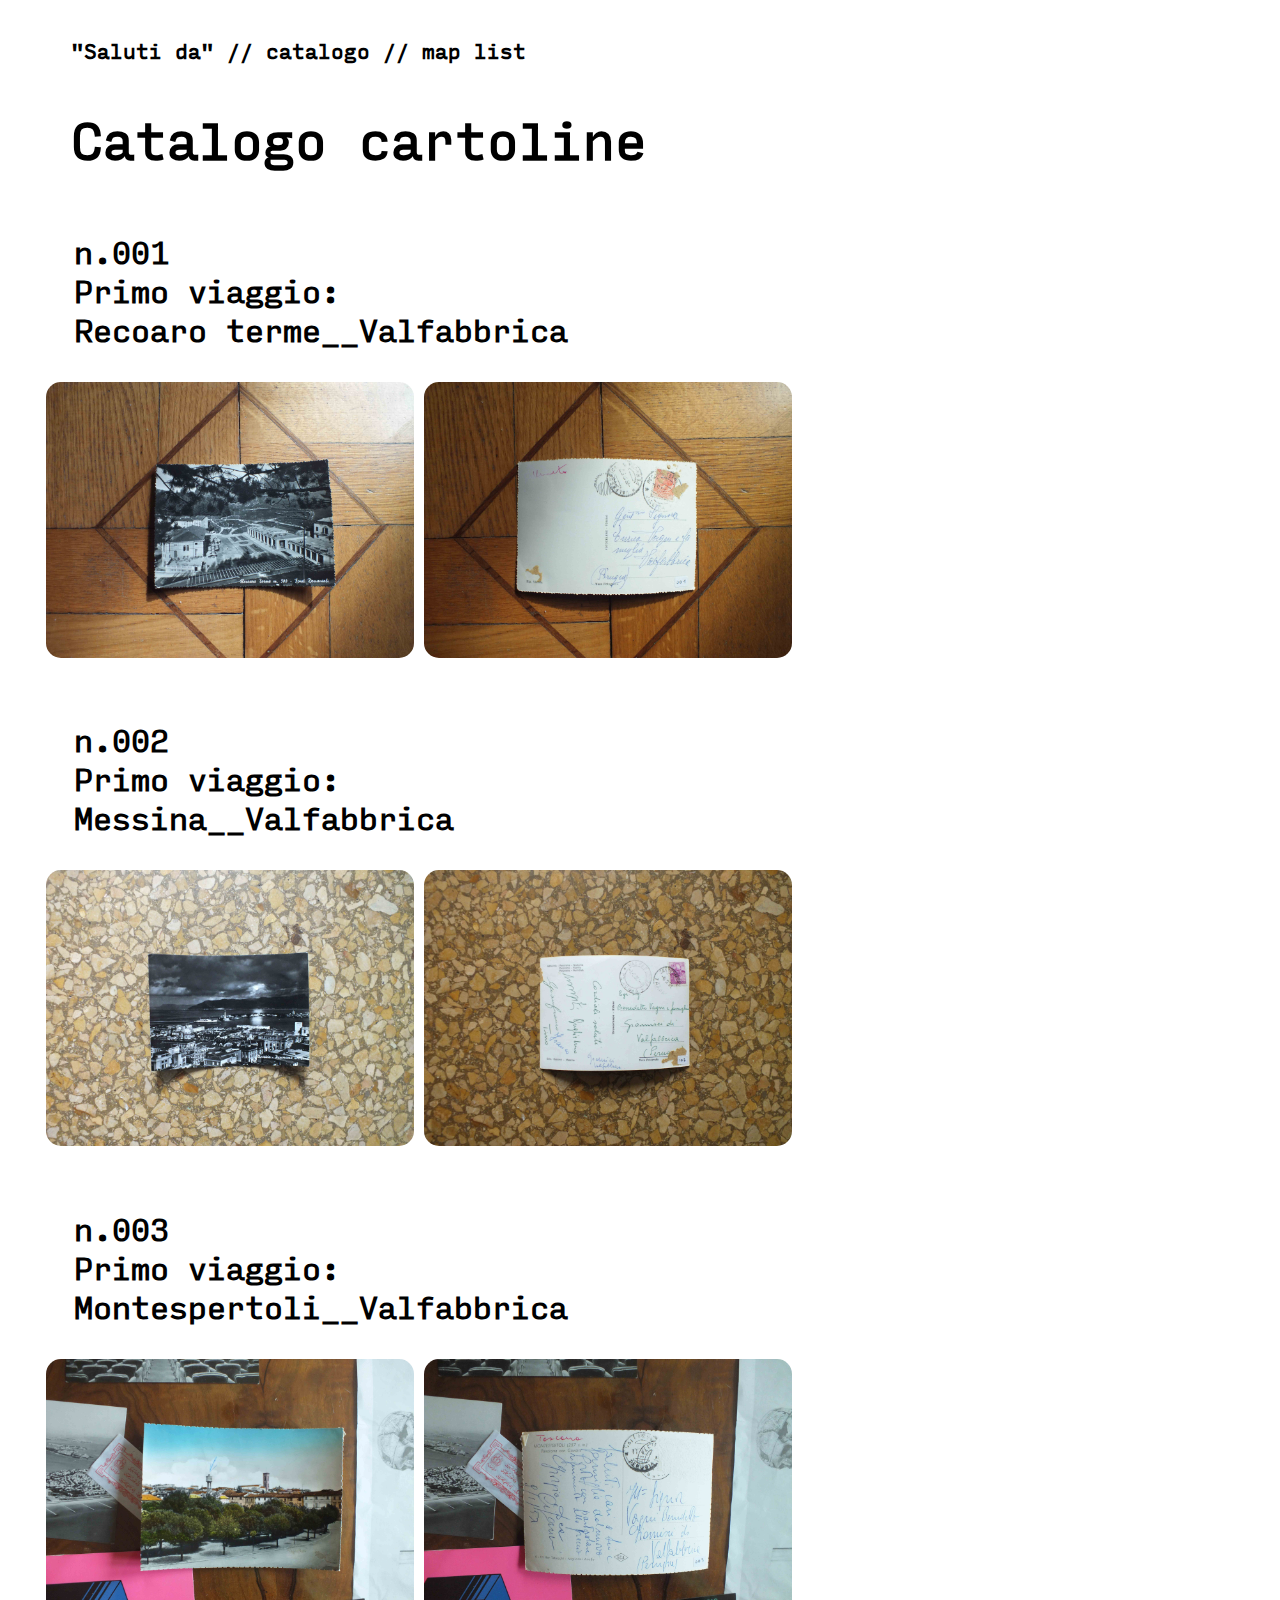
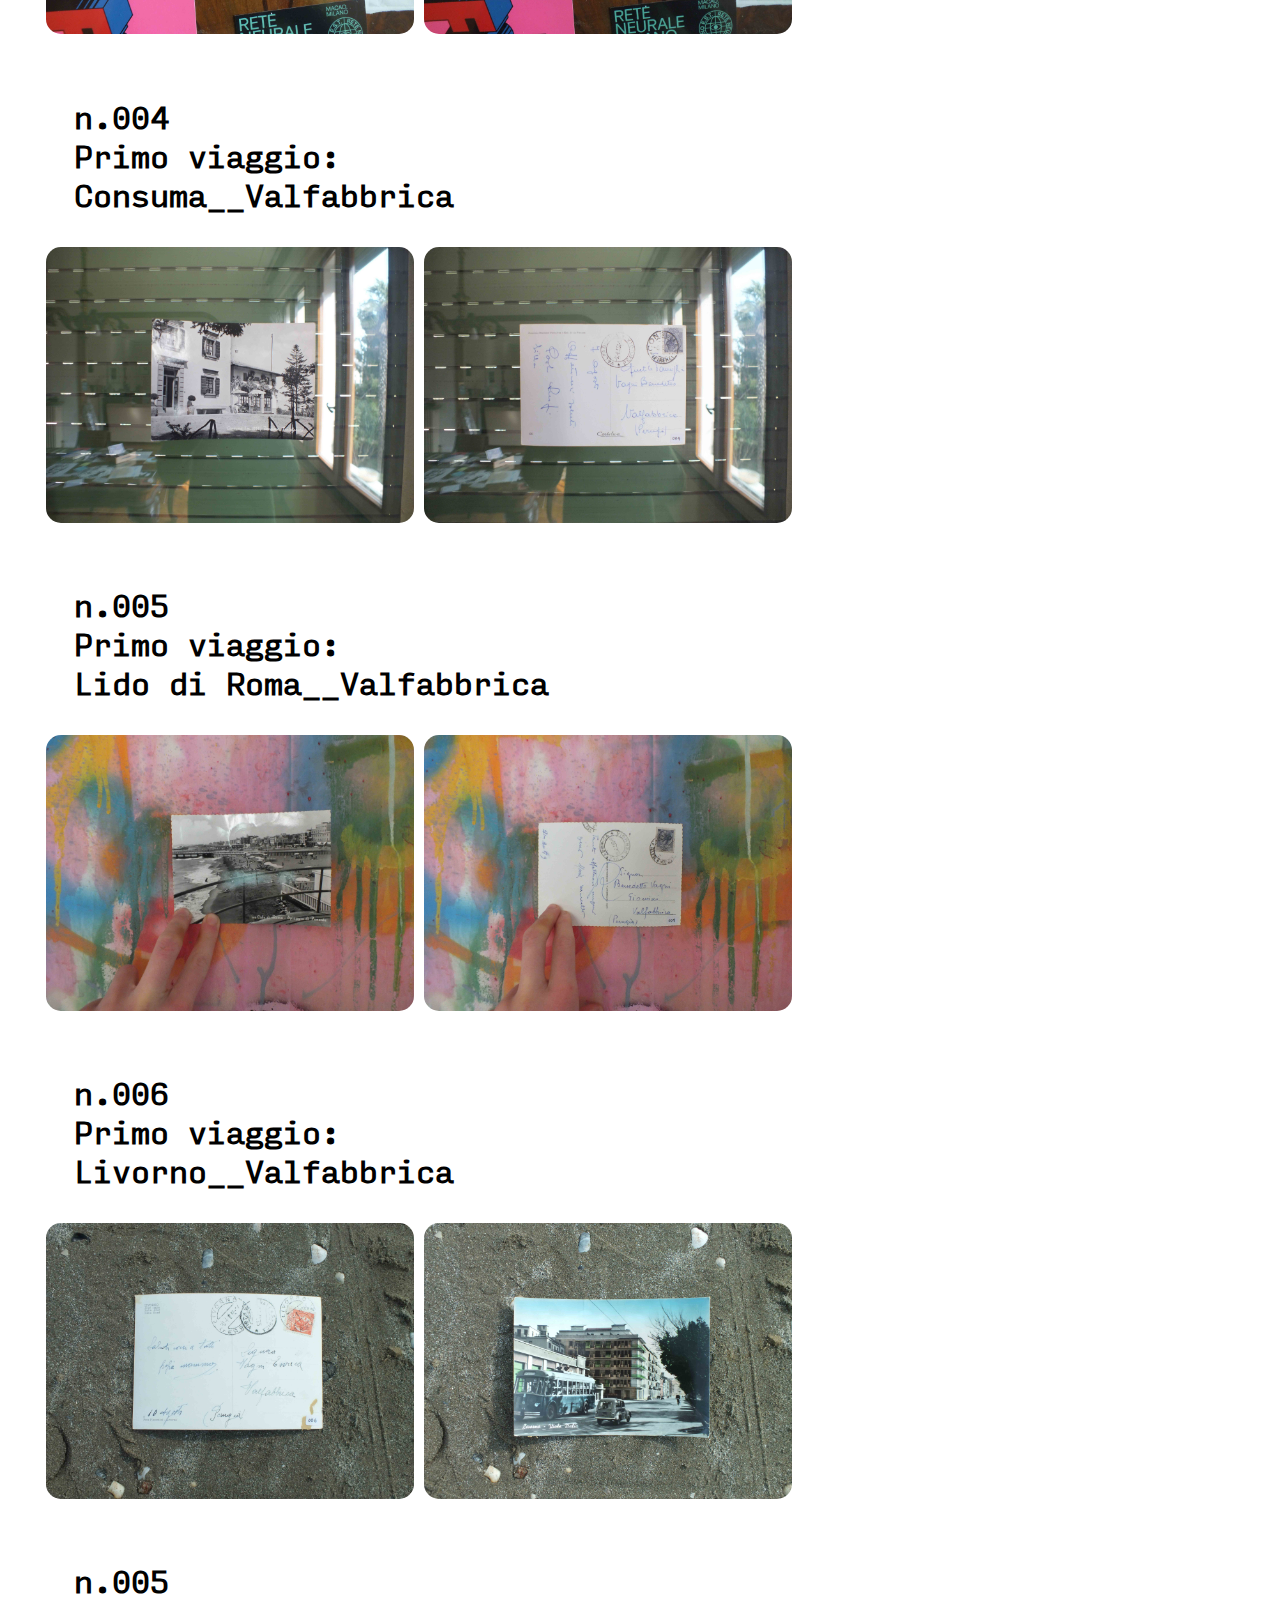
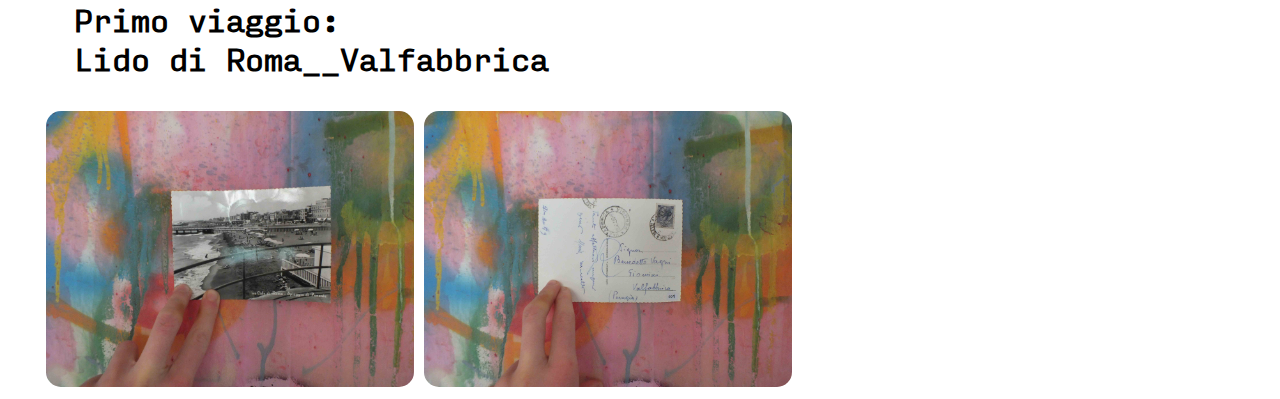
<file: Catalog_1.html>
<!doctype html>
<html>
<head>
<link href = "Style.css" type="text/css" rel="stylesheet">
<meta charset="UTF-8">
<meta name="viewport" content="width=device-width, initial-scale=1.0">
<title>Saluti da</title>
</head>

<body>

	<h3 class="header_menu_2">
		<a href="prova.html">"Saluti da"</a> // catalogo // <a href="map_list.html">map list</a></h3>

	<h1 class="title">Catalogo cartoline</h1>


    <div class="all_box">

	    <div id = 001 class = "hor_box">
	    	<h3 class= "indice_cartoline">n.001 <br> Primo viaggio: <br> Recoaro terme__Valfabbrica</h3>

			<div class="scrollimage">
				<img id="myImg" class ="image" alt="Venezia" src="01_Foto/001/001_f_Venezia.jpg" onclick="onClick(this)" class="modal-hover-opacity">
				<img id="myImg" class ="image" alt="Venezia" src="01_Foto/001/001_r_Venezia.jpg" onclick="onClick(this)" class="modal-hover-opacity">
			</div>
		</div>

		<div id = 002 class = "hor_box">
	    	<h3 class= "indice_cartoline">n.002 <br> Primo viaggio:<br> Messina__Valfabbrica</h3>

			<div class="scrollimage">
				<img id="myImg" class ="image" alt="Venezia" src="01_Foto/002/002_f_Venezia.jpg" onclick="onClick(this)" class="modal-hover-opacity">
				<img id="myImg" class ="image" alt="Venezia" src="01_Foto/002/002_r_Venezia.jpg" onclick="onClick(this)" class="modal-hover-opacity">
			</div>
		</div>

		<div id = 003 class = "hor_box">
	    	<h3 class= "indice_cartoline">n.003 <br> Primo viaggio:<br> Montespertoli__Valfabbrica</h3>
			<div class="scrollimage">
				<img id="myImg" class ="image" alt="Venezia" src="01_Foto/003/003_f_Venezia.jpg" onclick="onClick(this)" class="modal-hover-opacity">
				<img id="myImg" class ="image" alt="Venezia" src="01_Foto/003/003_r_Venezia.jpg" onclick="onClick(this)" class="modal-hover-opacity">
			</div>
		</div>

		<div id = 004 class = "hor_box">
	    	<h3 class= "indice_cartoline">n.004 <br> Primo viaggio:<br> Consuma__Valfabbrica</h3>
			<div class="scrollimage">
				<img id="myImg" class ="image" alt="Venezia" src="01_Foto/004/004_f_Venezia.jpg" onclick="onClick(this)" class="modal-hover-opacity">
				<img id="myImg" class ="image" alt="Venezia" src="01_Foto/004/004_r_Venezia.jpg" onclick="onClick(this)" class="modal-hover-opacity">
			</div>
		</div>

		<div id = 005 class = "hor_box">
	    	<h3 class= "indice_cartoline">n.005 <br> Primo viaggio:<br> Lido di Roma__Valfabbrica</h3>
			<div class="scrollimage">
				<img id="myImg" class ="image" alt="Venezia" src="01_Foto/005/005_f_Venezia.jpg" onclick="onClick(this)" class="modal-hover-opacity">
				<img id="myImg" class ="image" alt="Venezia" src="01_Foto/005/005_r_Venezia.jpg" onclick="onClick(this)" class="modal-hover-opacity">
			</div>
		</div>

		<div id = 006 class = "hor_box">
	    	<h3 class= "indice_cartoline">n.006 <br> Primo viaggio:<br> Livorno__Valfabbrica</h3>
			<div class="scrollimage">
				<img id="myImg" class ="image" alt="Venezia" src="01_Foto/006/006_f_Venezia.jpg" onclick="onClick(this)" class="modal-hover-opacity">
				<img id="myImg" class ="image" alt="Venezia" src="01_Foto/006/006_r_Venezia.jpg" onclick="onClick(this)" class="modal-hover-opacity">
			</div>
		</div>

		<div id = 008 class = "hor_box">
	    	<h3 class= "indice_cartoline">n.005 <br> Primo viaggio:<br> Lido di Roma__Valfabbrica</h3>
			<div class="scrollimage">
				<img id="myImg" class ="image" alt="Venezia" src="01_Foto/005/005_f_Venezia.jpg" onclick="onClick(this)" class="modal-hover-opacity">
				<img id="myImg" class ="image" alt="Venezia" src="01_Foto/005/005_r_Venezia.jpg" onclick="onClick(this)" class="modal-hover-opacity">
			</div>
		</div>

    </div>
    

<div id="modal01" class="modal" onclick="this.style.display='none'">
  <span class="close">&times;&nbsp;&nbsp;&nbsp;&nbsp;</span>
  <div class="modal-content">
    <img id="img01" style="max-width:100%">
    <div id="caption"></div>
  </div>
</div>

<script type="text/javascript" src="script.js"></script>


</body>
</file>
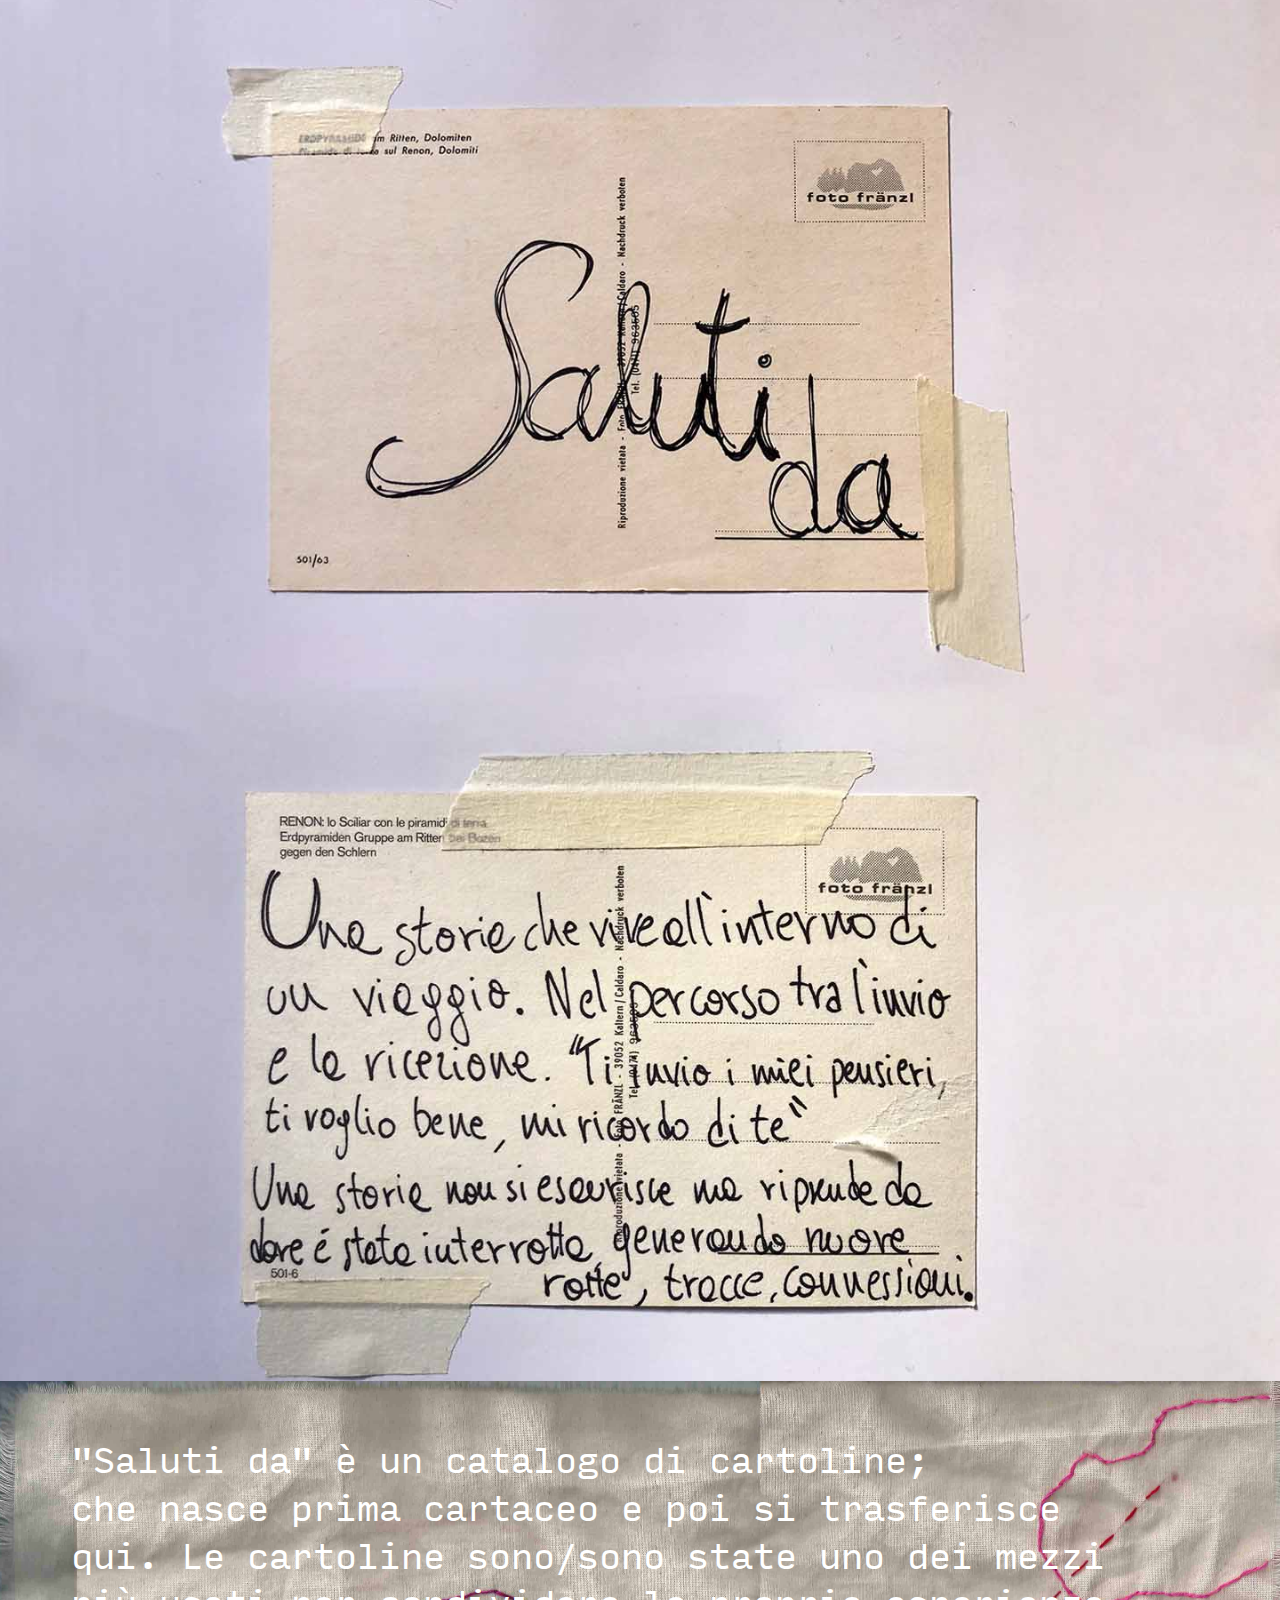
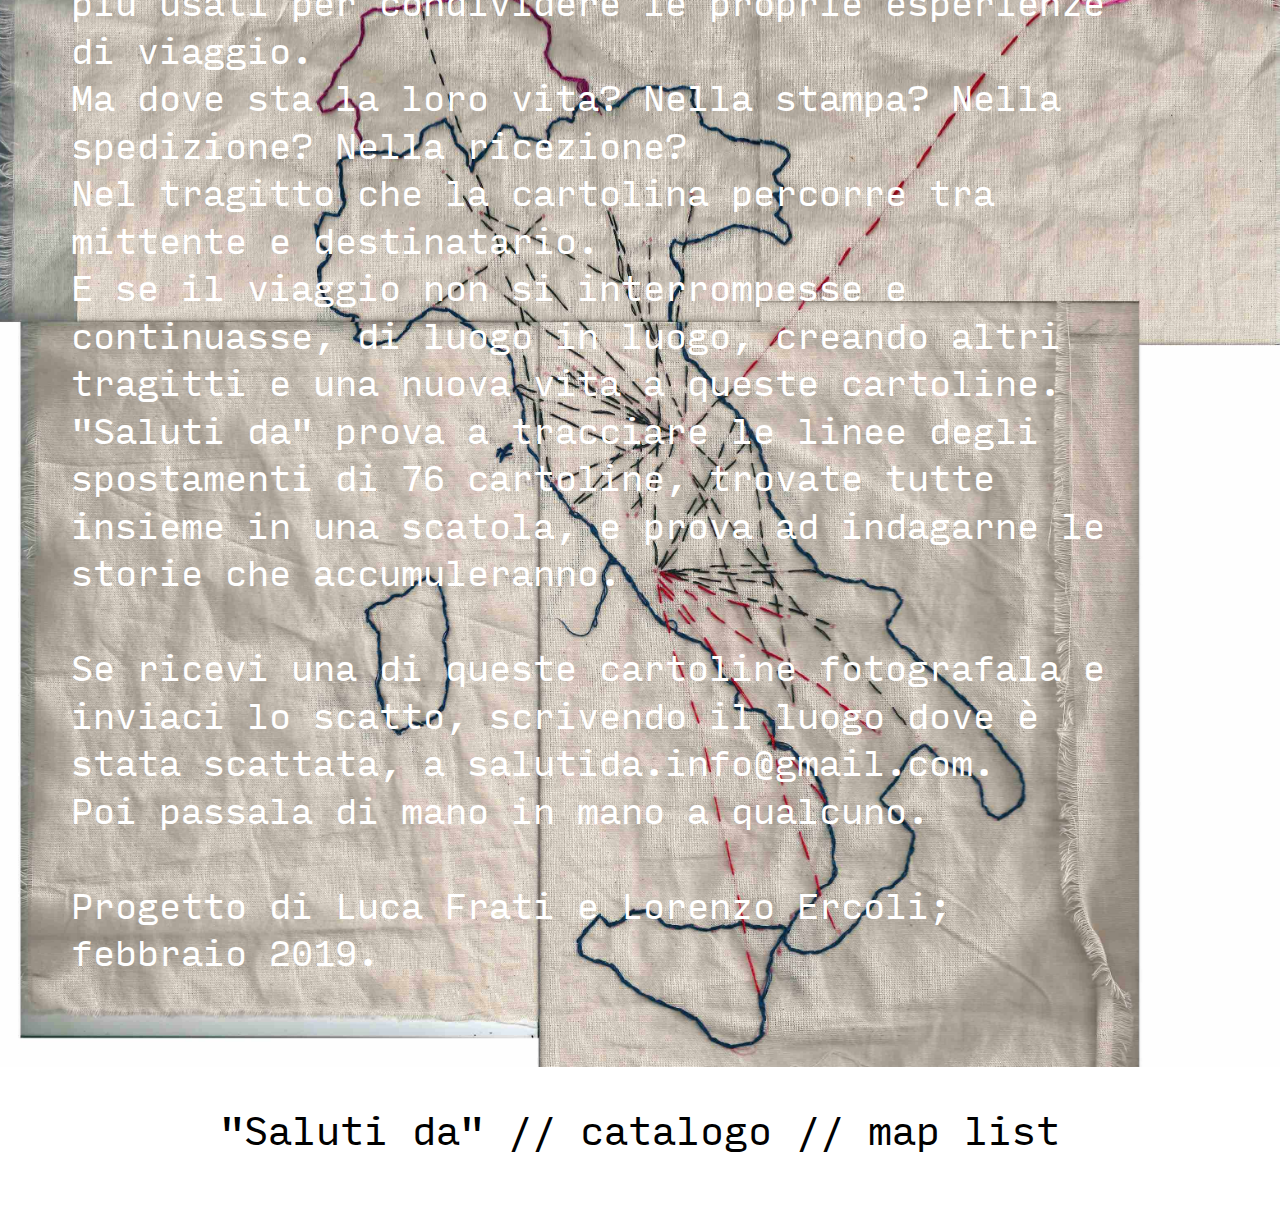
<file: prova.html>
<!doctype html>
<html>
<head>
<link href = "Style.css" type="text/css" rel="stylesheet">
<meta charset="UTF-8">
<meta name="viewport" content="width=device-width, initial-scale=1.0">
<title>Saluti da</title>
</head>

<body>

		<img class="Salutida" alt="Salutida" src="01_Foto/Image_1.jpg">
		<img class="Salutida_smart" alt="Salutida_smart" src="01_Foto/Image_1_smart.jpg">
		
	
	</div>

    <div class="conteiner_about">
		<img class="mappa" alt="mappa" src="01_Foto/mappa.jpg">
		<div class="about">"Saluti da" è un catalogo di cartoline;<br class="about">
			che nasce prima cartaceo e poi si trasferisce qui.
			Le cartoline sono/sono state uno dei mezzi più usati per condividere le proprie esperienze di viaggio. <br class="about">
			Ma dove sta la loro vita? Nella stampa? Nella spedizione? Nella ricezione?<br class="about">
			Nel tragitto che la cartolina percorre tra mittente e destinatario.<br class="about">
			E se il viaggio non si interrompesse e continuasse, di luogo in luogo, creando altri tragitti e una nuova vita a queste cartoline.<br class="about">
			"Saluti da" prova a tracciare le linee degli spostamenti di 76 cartoline, trovate tutte insieme in una scatola, e prova ad indagarne le storie che accumuleranno.<br class="about">
			<br class="about">
			Se ricevi una di queste cartoline fotografala e inviaci lo scatto, scrivendo il luogo dove è stata scattata, a salutida.info@gmail.com.<br class="about">
			Poi passala di mano in mano a qualcuno.<br class="about">
			<br class="about">
			Progetto di Luca Frati e Lorenzo Ercoli; febbraio 2019.
		</div>
	</div>

	<center>
		<h3 class="rotate"> (ruota per about) <h3>
	</center>

	<div class="header_menu_1">
	<a href="prova.html">"Saluti da"</a> // <a href="Catalog_1.html"> catalogo </a> // <a href="map_list.html">map list</a>

</body>
</html>
</file>
<file: Style.css>
@charset "UTF-8";
/* CSS Document */
* {
  box-sizing: border-box;
}

@font-face {
  font-family: 'InputMono';
  src: url('00_Font/InputMono-Regular.woff') format('woff'), /* Chrome 6+, Firefox 3.6+, IE 9+, Safari 5.1+ */
       url('00_Font/InputMono-Regular.ttf') format('truetype'); /* Chrome 4+, Firefox 3.5, Opera 10+, Safari 3—5 */
}
body {
  background-color: white;
  font-family: InputMono;;
}

.Salutida{
  width: 102%;
  padding-top:-20px;
  border: none;
  margin: -1%;
}

.Salutida_smart{
  width: 0%
}

.testo{
  width: 100%;
  padding-top:-20px;
  border: none;
  margin: -0.5%;
}

.mappa{
  width: 102%;
  margin: -1%;
  margin-top: -20px;
}

.conteiner_about{
  position: relative;
  text-align: left;
  color: white;
}

.conteiner_1{
  position: relative;
  text-align: left;
  color: white;
}

.header_menu_1{
  font-size: 3vw;
  width: 100%;
  text-align: center;
  margin-top: 4%;
  margin-bottom: 6%;
}

.header_menu_2{
  font-size: 3vw;
  font-size: 20px;
  margin-top: 40px;
  margin-left: 5%;
}

.about{
  font-size:2.75vw;
  line-height: 135%;
  position: absolute;
  top: 3%;
  left:5%;
  right: 13%;
  transform: translate(-50%, -50%;)
}

.about::selection {
  color:  #ffffff00;
  background-color: #ffffff00; /* WebKit/Blink Browsers */
}

.rotate{
  display: none;
}

a{
    text-decoration: none;
    color: black;
}

.title{
  font-size: 50px;
  margin-top: 50px;
  margin-left: 5%;
}


.all_box{
  margin-left: 3%;
  margin-top: 50px;
}

.hor_box{
  margin-top: 5%;
}

.indice_cartoline{
  margin-left: 2.3%;
  line-height: 130%;
  font-size: 30px;
}


.scrollimage {
  background-color: none;
  overflow: auto;
  white-space: nowrap;
}

.scrollimage a {
  display: inline-block;
  color: gray;
  text-align: center;
  padding: 14px;
  text-decoration: none;
}

.scrollimage a:hover {
  background-color: #777;
}

.image{
  width: 30%;
  border-radius: 15px;
  cursor:pointer;
}


.column {
  float: left;
  width: 100%;
  padding: 5px;
}

/* Clearfix (clear floats) */
.row::after {
  content: "";
  clear: both;
  display: table;
}


.modal {
z-index:1;
display:none;
padding-top:2%;
position:fixed;
left:0;
top:0;
width:100%;
height:100%;
overflow:auto;
background-color:rgb(0,0,0);
background-color:rgba(0,0,0,0.8)
}

.modal-content{
  margin: auto;
  display: block;
  width: 70%;
  max-width: 900px;
}


.modal-hover-opacity {
opacity:1;
filter:alpha(opacity=100);
-webkit-backface-visibility:hidden
}

.modal-hover-opacity:hover {
opacity:0.60;
filter:alpha(opacity=60);
-webkit-backface-visibility:hidden
}


.close {
  position: absolute;
  top: 2%;
  right: 7%;
  color: #f1f1f1;
  font-size: 40px;
  font-weight: bold;
  transition: 0.3s;
}

.modal-content, #caption {   
  
    -webkit-animation-name: zoom;
    -webkit-animation-duration: 0.6s;
    animation-name: zoom;
    animation-duration: 0.6s;
}

/* Caption of Modal Image */
#caption {
  margin: auto;
  display: block;
  width: 80%;
  max-width: 700px;
  text-align: center;
  color: #ccc;
  padding: 10px 0;
  height: 150px;
  font-size: 20%px;
}

@-webkit-keyframes zoom {
    from {-webkit-transform:scale(0)} 
    to {-webkit-transform:scale(4)}
}

@keyframes zoom {
    from {transform:scale(0)} 
    to {transform:scale(1)}
}


@media only screen and (max-width:500px){

  body{
    width: window.innerWidth; 
  }

  .Salutida{
    display: none;
  }

  .Salutida_smart{
    width: 104%;
    margin-left: -2%;
    margin-top: -2%;
  }

  .mappa{
    display:none;
  }

  .indice_cartoline{
    margin-left: 2.6%;
    line-height: 130%;
    font-size: 18px;
   }

  .modal-content{
    margin: auto;
    display: block;
    width: 100%;
    max-width: 900px;
  }
  .modal {
    padding-top:45%;
  }

  .close {
    display: none;
  }

  .title{
  font-size: 50px;
  margin-top: 35px;
  margin-left: 5%;
}

  .list{
    margin-left: 5.5%;
    padding-bottom: 10px;
  }

  .about{
    display: none;
  }


  .image{
    width: 40%;
    border-radius: 15px;
    cursor:pointer;
  }

  .rotate{
    display: block;
  }

  .hor_box{
    margin-top: 9%;
  }

  .all_box{
    margin-top: 10%;
  }

  .header_menu_1{
    font-size: 15px;
    margin-top: 25px;
  }

  .header_menu_2{
    font-size: 15px;
    margin-top: 25px;
}
}

@media only screen and (max-height:500px){
  .about{
    font-size: 1.8vw;
  }
}
</file>
